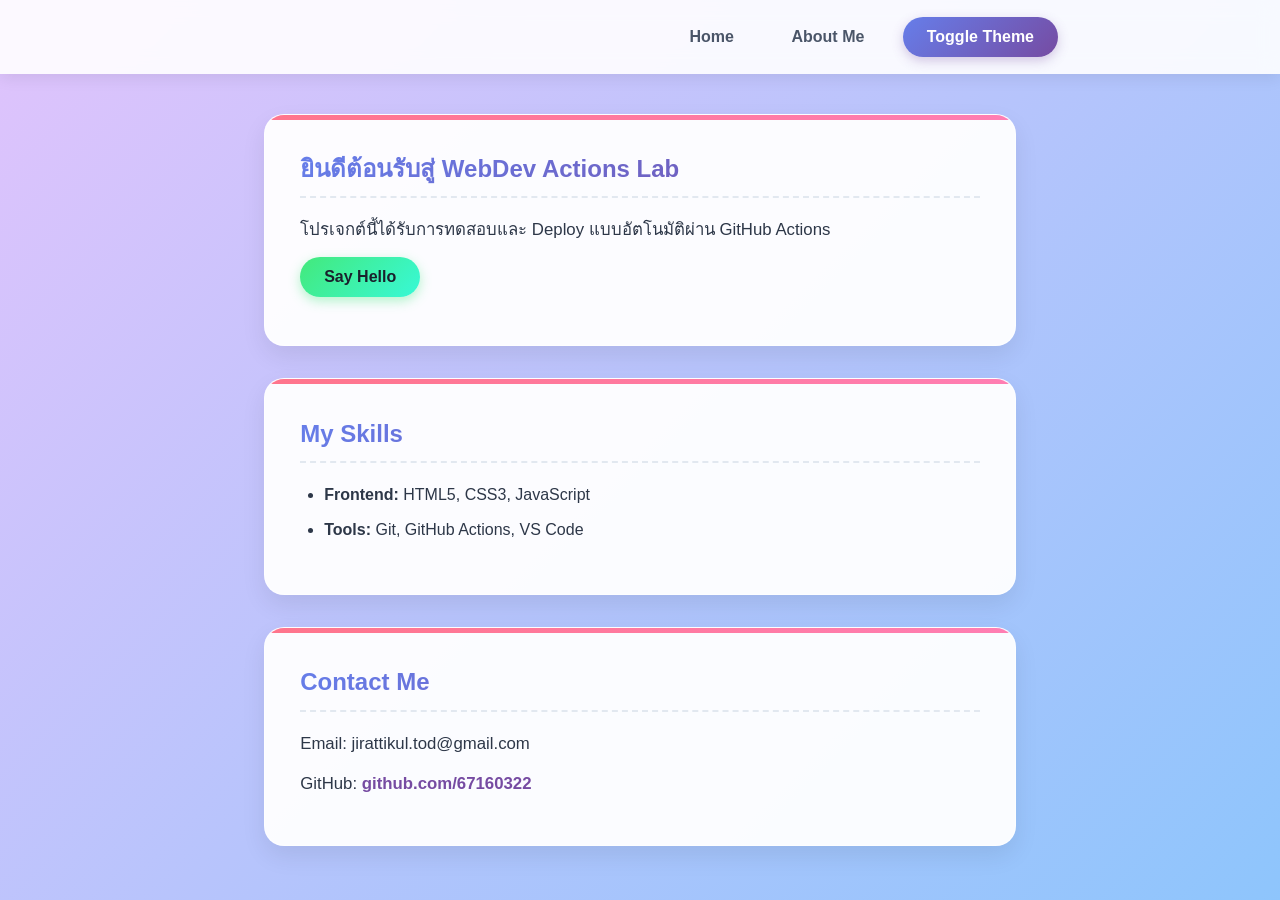
<file: index.html>
<!DOCTYPE html>
<html lang="th">
<head>
  <meta charset="UTF-8">
  <meta name="viewport" content="width=device-width, initial-scale=1.0">
  <title>WebDev Actions Lab - 67160322</title>
  <link rel="stylesheet" href="style.css">
</head>
<body>

  <header>
    <nav>
      <a href="index.html">Home</a>
      <a href="about.html">About Me</a>
      <button id="themeToggle">Toggle Theme</button>
    </nav>
  </header>

  <main class="container">
    <section class="card">
      <h1>ยินดีต้อนรับสู่ WebDev Actions Lab</h1>
      <p>โปรเจกต์นี้ได้รับการทดสอบและ Deploy แบบอัตโนมัติผ่าน GitHub Actions</p>
      <button id="helloBtn">Say Hello</button>
      <p id="greeting"></p>
    </section>

    <!-- ส่วน Skills -->
    <section class="card">
      <h2>My Skills</h2>
      <ul>
        <li><strong>Frontend:</strong> HTML5, CSS3, JavaScript</li>
        <li><strong>Tools:</strong> Git, GitHub Actions, VS Code</li>
      </ul>
    </section>

    <!-- ส่วน Contact Me ที่อัปเดต อีเมลเรียบร้อยแล้ว -->
    <section class="card">
      <h2>Contact Me</h2>
      <p>Email: jirattikul.tod@gmail.com</p>
      <p>GitHub: <a href="https://github.com/67160322" target="_blank">github.com/67160322</a></p>
    </section>
  </main>

  <script src="script.js"></script>
</body>
</html>
</file>
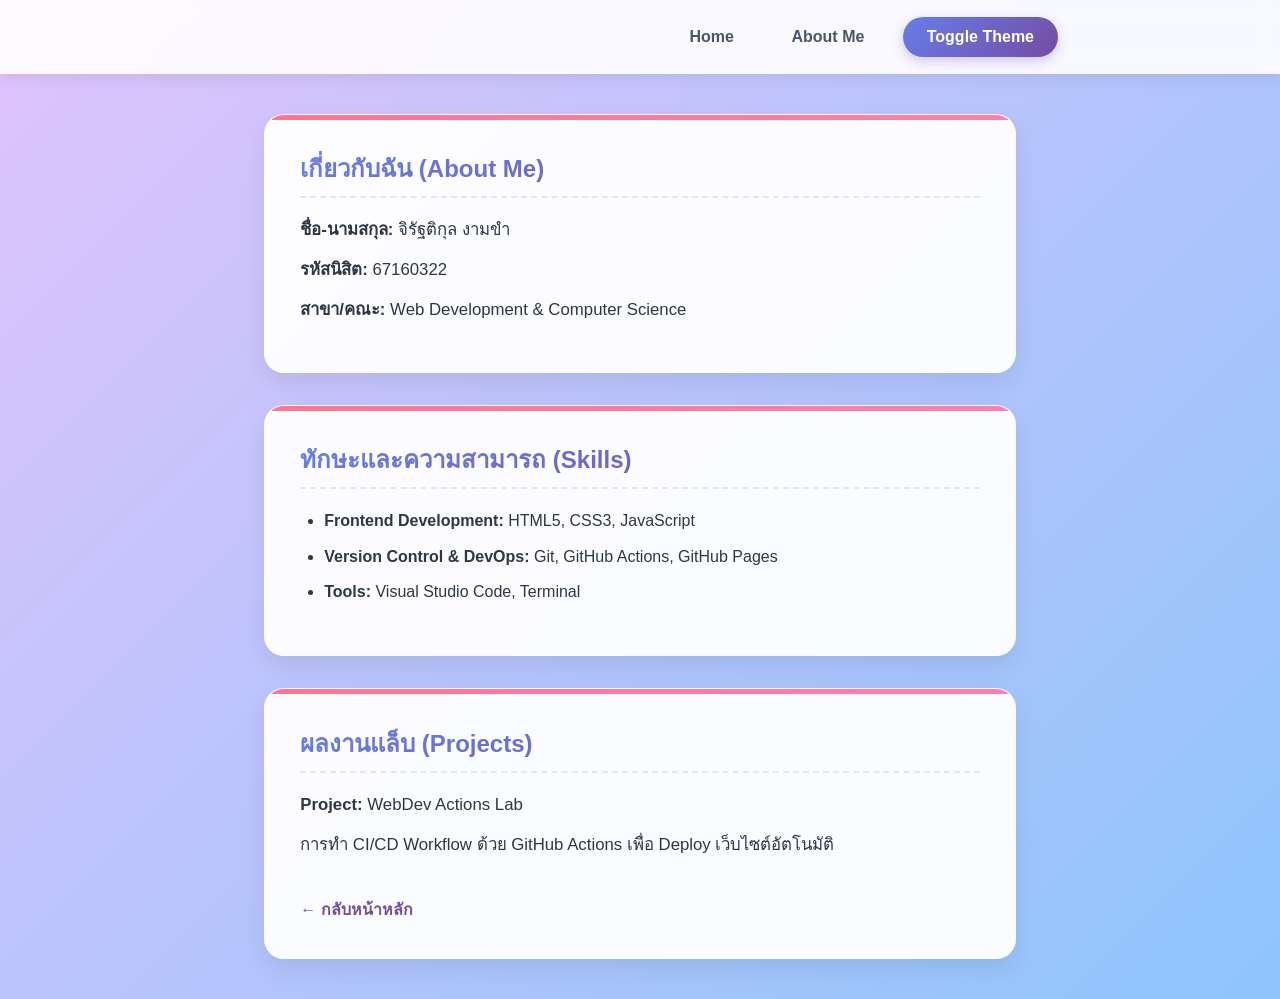
<file: about.html>
<!DOCTYPE html>
<html lang="th">
<head>
  <meta charset="UTF-8">
  <meta name="viewport" content="width=device-width, initial-scale=1.0">
  <title>About Me - 67160322</title>
  <link rel="stylesheet" href="style.css">
</head>
<body>

  <header>
    <nav>
      <a href="index.html">Home</a>
      <a href="about.html">About Me</a>
      <button id="themeToggle">Toggle Theme</button>
    </nav>
  </header>

  <main class="container">
    <section class="card">
      <h1>เกี่ยวกับฉัน (About Me)</h1>
      <p><strong>ชื่อ-นามสกุล:</strong> จิรัฐติกุล งามขำ</p>
      <p><strong>รหัสนิสิต:</strong> 67160322</p>
      <p><strong>สาขา/คณะ:</strong> Web Development & Computer Science</p>
    </section>

    <section class="card">
      <h2>ทักษะและความสามารถ (Skills)</h2>
      <ul>
        <li><strong>Frontend Development:</strong> HTML5, CSS3, JavaScript</li>
        <li><strong>Version Control & DevOps:</strong> Git, GitHub Actions, GitHub Pages</li>
        <li><strong>Tools:</strong> Visual Studio Code, Terminal</li>
      </ul>
    </section>

    <section class="card">
      <h2>ผลงานแล็บ (Projects)</h2>
      <p><strong>Project:</strong> WebDev Actions Lab</p>
      <p>การทำ CI/CD Workflow ด้วย GitHub Actions เพื่อ Deploy เว็บไซต์อัตโนมัติ</p>
      <br>
      <a href="index.html">← กลับหน้าหลัก</a>
    </section>
  </main>

  <script src="script.js"></script>
</body>
</html>
</file>
<file: style.css>
/* การตั้งค่าพื้นฐาน */
* {
  box-sizing: border-box;
  margin: 0;
  padding: 0;
  font-family: 'Kanit', 'Segoe UI', Tahoma, Geneva, Verdana, sans-serif;
  transition: all 0.3s ease;
}

body {
  background: linear-gradient(135deg, #e0c3fc 0%, #8ec5fc 100%);
  color: #2d3748;
  line-height: 1.6;
  min-height: 100vh;
}

/* แถบเมนูด้านบน (Navigation Bar) */
header {
  background: rgba(255, 255, 255, 0.9);
  backdrop-filter: blur(10px);
  box-shadow: 0 4px 15px rgba(0, 0, 0, 0.08);
  position: sticky;
  top: 0;
  z-index: 100;
}

nav {
  max-width: 900px;
  margin: 0 auto;
  padding: 1rem 2rem;
  display: flex;
  justify-content: flex-end;
  align-items: center;
  gap: 1.2rem;
}

nav a {
  text-decoration: none;
  color: #4a5568;
  font-weight: 600;
  padding: 0.5rem 1.2rem;
  border-radius: 20px;
  background: transparent;
}

nav a:hover {
  color: #ffffff;
  background: linear-gradient(135deg, #667eea 0%, #764ba2 100%);
  transform: translateY(-2px);
  box-shadow: 0 4px 10px rgba(118, 75, 162, 0.3);
}

/* ปุ่มตกแต่งทั่วไป */
button {
  background: linear-gradient(135deg, #43e97b 0%, #38f9d7 100%);
  color: #1a202c;
  border: none;
  padding: 0.7rem 1.5rem;
  font-size: 1rem;
  font-weight: 700;
  border-radius: 25px;
  cursor: pointer;
  box-shadow: 0 4px 12px rgba(67, 233, 123, 0.4);
}

button:hover {
  transform: translateY(-3px) scale(1.02);
  box-shadow: 0 6px 18px rgba(67, 233, 123, 0.6);
}

#themeToggle {
  background: linear-gradient(135deg, #667eea 0%, #764ba2 100%);
  color: #ffffff;
  box-shadow: 0 4px 12px rgba(118, 75, 162, 0.3);
}

#themeToggle:hover {
  box-shadow: 0 6px 18px rgba(118, 75, 162, 0.5);
}

/* พื้นที่จัดวางเนื้อหาหลัก */
.container {
  max-width: 800px;
  margin: 2.5rem auto;
  padding: 0 1.5rem;
  display: flex;
  flex-direction: column;
  gap: 2rem;
}

/* การ์ดแสดงผล (Card Design) */
.card {
  background: rgba(255, 255, 255, 0.95);
  padding: 2.2rem;
  border-radius: 20px;
  box-shadow: 0 10px 25px rgba(0, 0, 0, 0.08);
  border: 1px solid rgba(255, 255, 255, 0.6);
  position: relative;
  overflow: hidden;
}

.card::before {
  content: '';
  position: absolute;
  top: 0;
  left: 0;
  width: 100%;
  height: 5px;
  background: linear-gradient(90deg, #ff758c 0%, #ff7eb3 100%);
}

.card:hover {
  transform: translateY(-5px);
  box-shadow: 0 15px 30px rgba(0, 0, 0, 0.12);
}

.card h1, .card h2 {
  background: linear-gradient(135deg, #667eea 0%, #764ba2 100%);
  -webkit-background-clip: text;
  -webkit-text-fill-color: transparent;
  margin-bottom: 1.2rem;
  padding-bottom: 0.5rem;
  border-bottom: 2px dashed #e2e8f0;
}

.card p {
  margin-bottom: 0.8rem;
  font-size: 1.05rem;
}

.card ul {
  margin-left: 1.5rem;
  margin-bottom: 1rem;
}

.card li {
  margin-bottom: 0.6rem;
}

/* ลิงก์ภายในเนื้อหา */
a {
  color: #764ba2;
  text-decoration: none;
  font-weight: 600;
}

a:hover {
  color: #ff758c;
  text-decoration: underline;
}

/* ธีมมืด (Dark Mode Support) */
body.dark-mode {
  background: linear-gradient(135deg, #0f172a 0%, #1e1b4b 100%);
  color: #f1f5f9;
}

body.dark-mode header {
  background: rgba(15, 23, 42, 0.85);
  box-shadow: 0 4px 15px rgba(0, 0, 0, 0.4);
}

body.dark-mode nav a {
  color: #cbd5e0;
}

body.dark-mode nav a:hover {
  color: #ffffff;
  background: linear-gradient(135deg, #ec4899 0%, #8b5cf6 100%);
}

body.dark-mode .card {
  background: rgba(30, 41, 59, 0.9);
  border-color: rgba(255, 255, 255, 0.1);
  box-shadow: 0 10px 25px rgba(0, 0, 0, 0.3);
}

body.dark-mode .card h1, body.dark-mode .card h2 {
  background: linear-gradient(135deg, #38bdf8 0%, #818cf8 100%);
  -webkit-background-clip: text;
  -webkit-text-fill-color: transparent;
  border-bottom-color: #334155;
}

body.dark-mode a {
  color: #38bdf8;
}

body.dark-mode a:hover {
  color: #f472b6;
}
</file>
